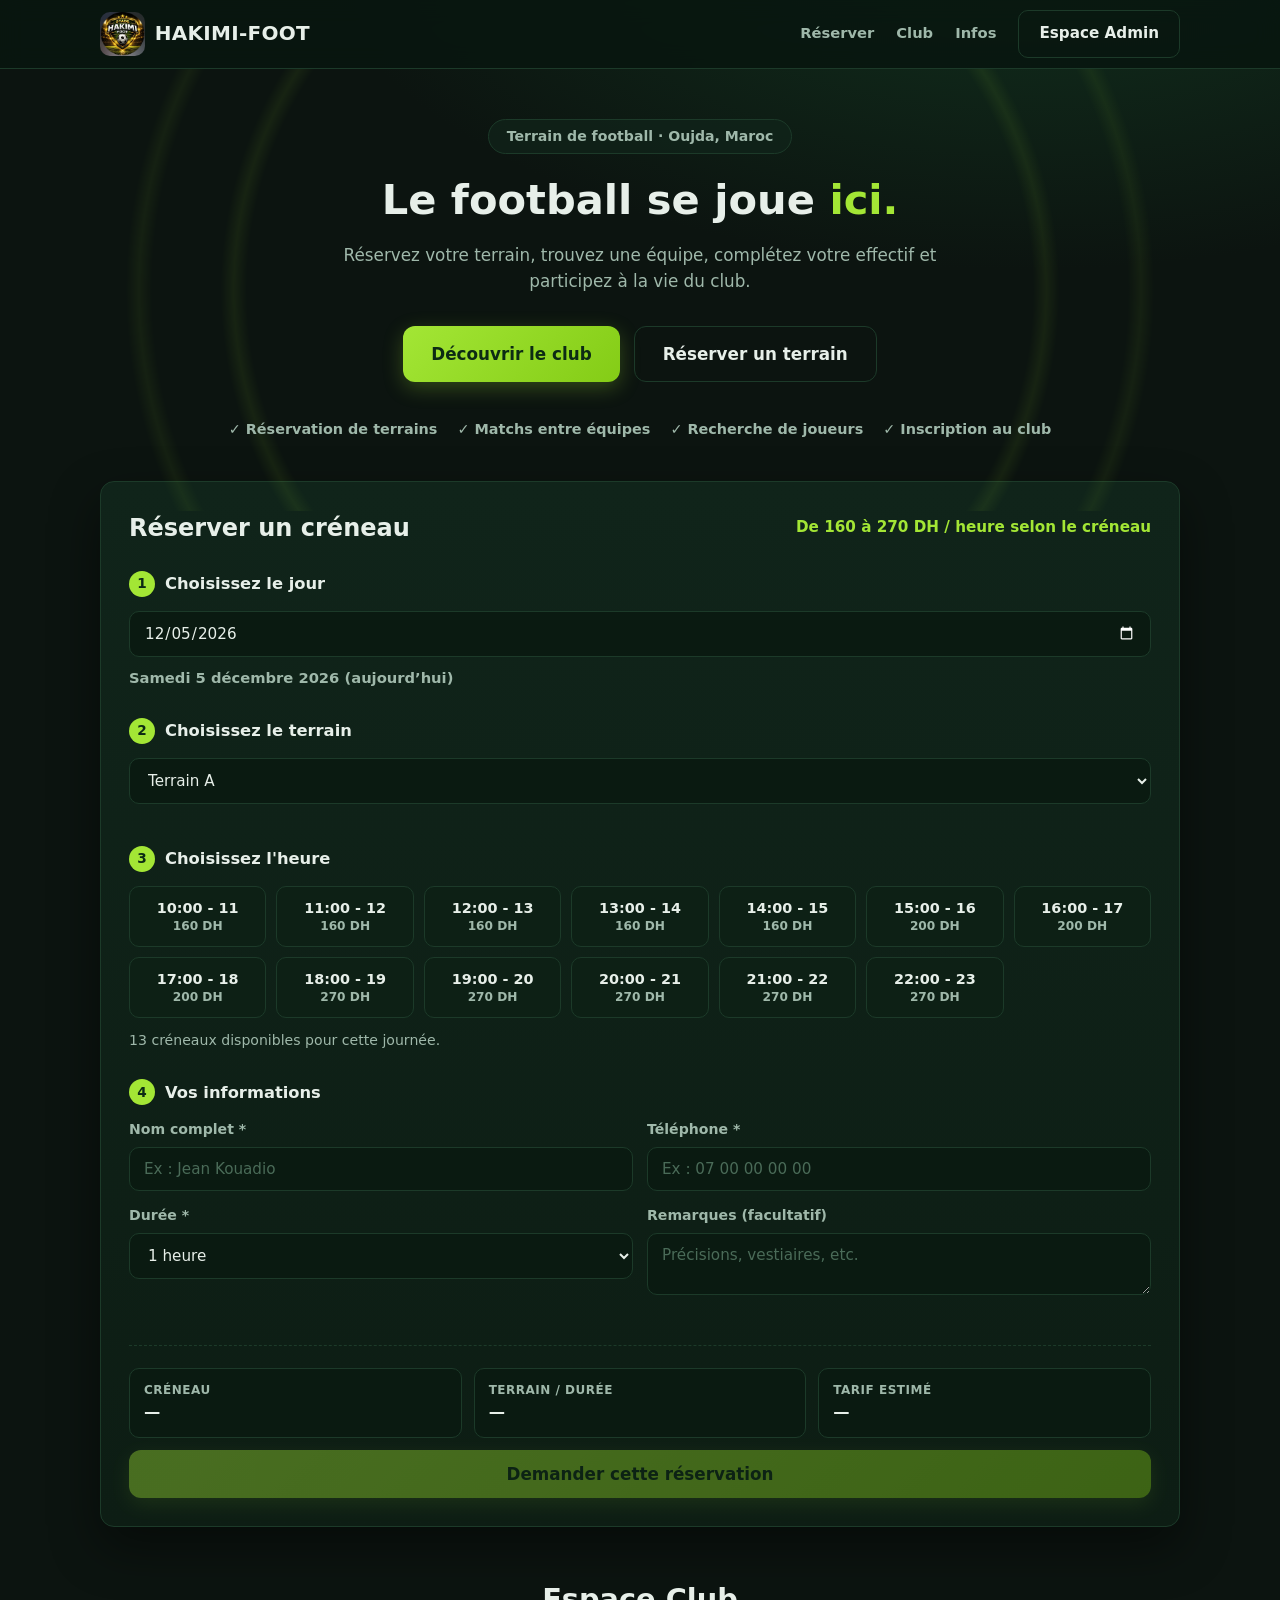
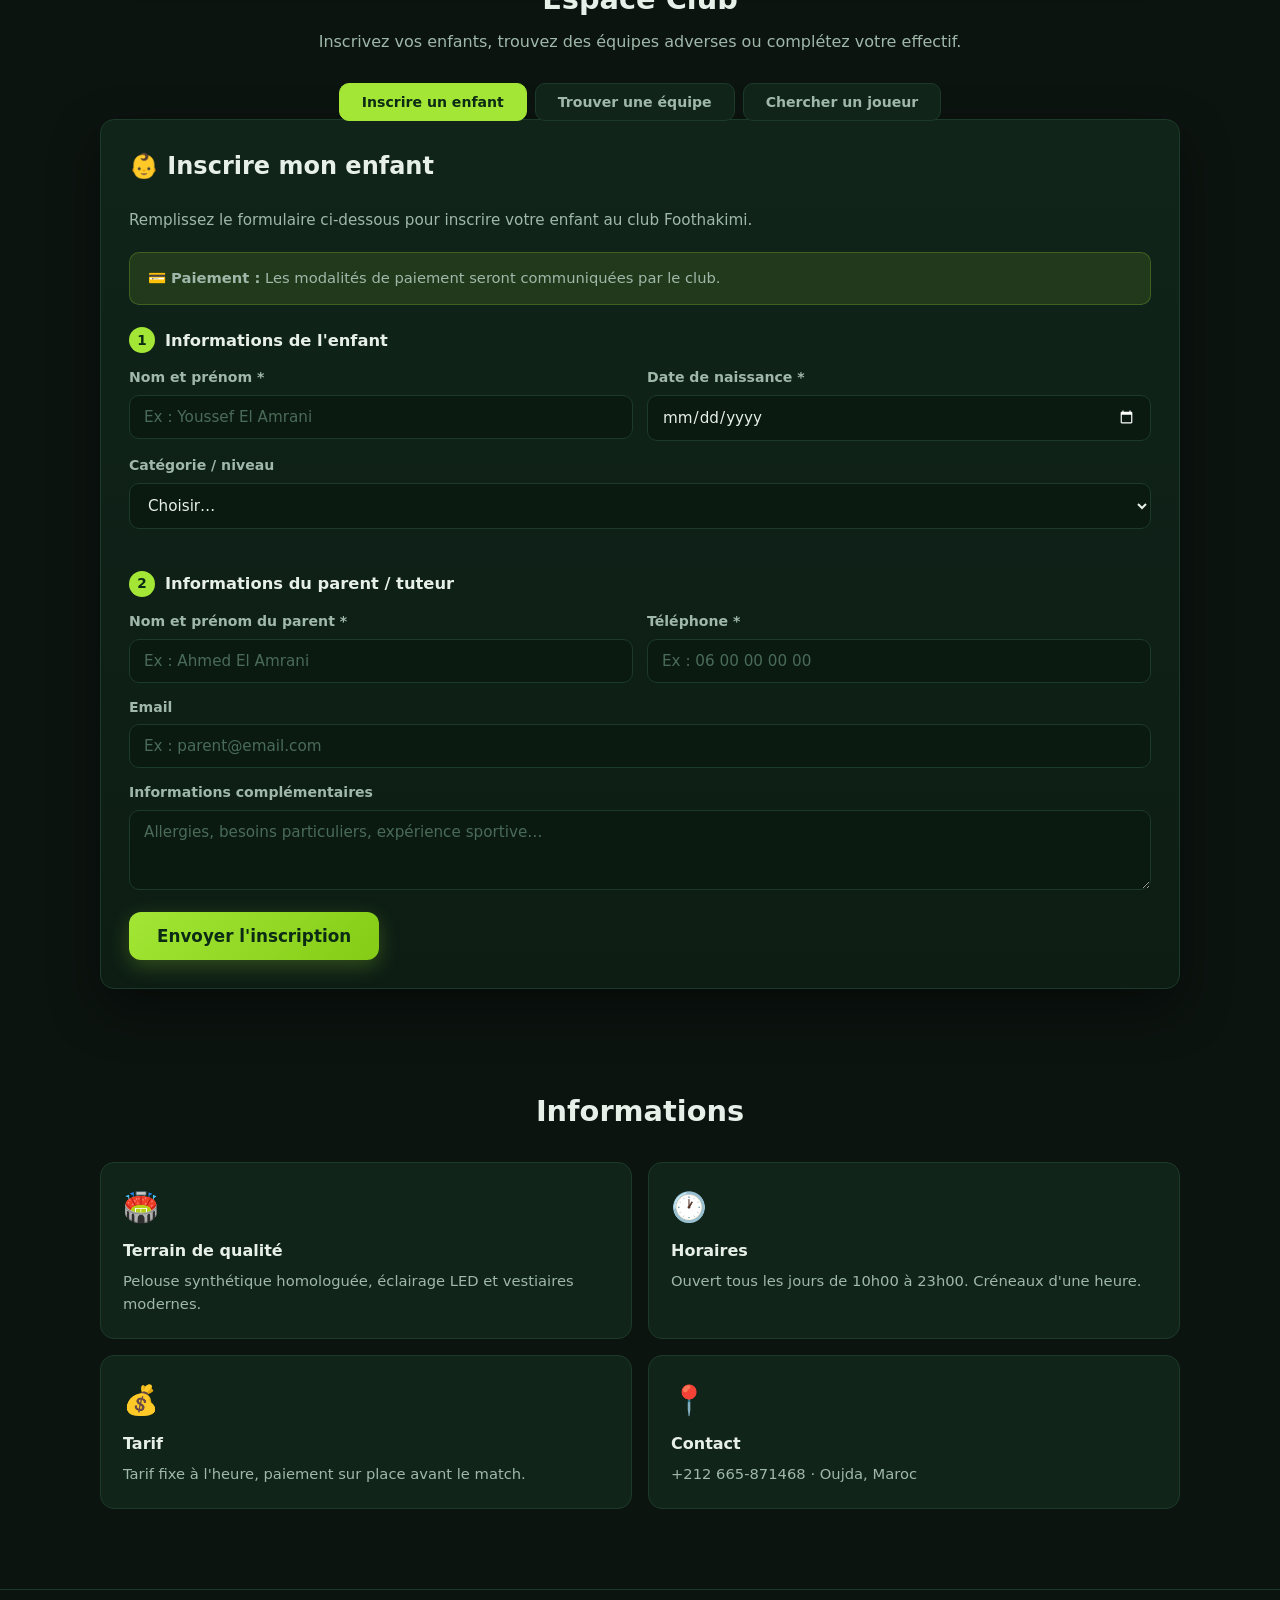
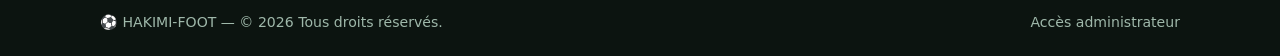
<file: Nouveau dossier (2)/public/index.html>
<!DOCTYPE html>
<html lang="fr">
<head>
  <meta charset="UTF-8">
  <meta name="viewport" content="width=device-width, initial-scale=1.0">
  <title>HAKIMI-FOOT - Réservation de terrain de foot</title>
  <link rel="icon" href="images/logo.jpg">
  <link rel="stylesheet" href="css/style.css">
</head>
<body>

  <header class="navbar">
    <div class="container nav-inner">
      <a href="index.html" class="brand"><img class="brand-logo" src="images/logo.jpg" alt="Logo Foothakimi"> HAKIMI-FOOT</a>
      <nav id="nav-menu">
        <a href="#reservation">Réserver</a>
        <a href="#club">Club</a>
        <a href="#infos">Infos</a>
        <a href="admin.html" class="btn btn-ghost">Espace Admin</a>
      </nav>
      <button class="nav-toggle" id="nav-toggle" aria-label="Menu">
        <span></span><span></span><span></span>
      </button>
    </div>
  </header>

  <section class="hero">
    <div class="hero-lines"></div>
    <div class="container hero-inner">
      <p class="hero-tag">Terrain de football · <span id="hero-address">Oujda, Maroc</span></p>
      <h1>Le football se joue <span class="accent">ici.</span></h1>
      <p class="hero-sub">Réservez votre terrain, trouvez une équipe, complétez votre effectif et participez à la vie du club.</p>
      <div class="hero-actions">
        <a href="#club" class="btn btn-primary btn-lg">Découvrir le club</a>
        <a href="#reservation" class="btn btn-ghost btn-lg">Réserver un terrain</a>
      </div>
      <div class="hero-badges">
        <span>✓ Réservation de terrains</span>
        <span>✓ Matchs entre équipes</span>
        <span>✓ Recherche de joueurs</span>
        <span>✓ Inscription au club</span>
      </div>
    </div>
  </section>

  <main class="container" id="reservation">
    <section class="booking" id="booking-card">
      <div class="booking-head">
        <h2>Réserver un créneau</h2>
        <p id="price-line" class="price-line"></p>
      </div>

      <div class="steps">
        <div class="step step-date">
          <h3><span class="step-num">1</span> Choisissez le jour</h3>
          <input type="date" id="date-input">
          <p class="date-label" id="date-label">—</p>
        </div>

        <div class="step step-terrain">
          <h3><span class="step-num">2</span> Choisissez le terrain</h3>
          <div class="form-field">
            <select id="terrain-select">
              <option value="Terrain A">Terrain A</option>
              <option value="Terrain B">Terrain B</option>
            </select>
          </div>
        </div>

        <div class="step step-time">
          <h3><span class="step-num">3</span> Choisissez l'heure</h3>
          <div class="slot-grid" id="slot-grid">
            <div class="slot-loading">Chargement des créneaux…</div>
          </div>
          <p class="slot-hint" id="slot-hint"></p>
        </div>

        <div class="step step-info">
          <h3><span class="step-num">4</span> Vos informations</h3>
          <form id="reservation-form" novalidate>
            <div class="form-row">
              <div class="form-field">
                <label for="name">Nom complet *</label>
                <input type="text" id="name" placeholder="Ex : Jean Kouadio" autocomplete="name">
              </div>
              <div class="form-field">
                <label for="phone">Téléphone *</label>
                <input type="tel" id="phone" placeholder="Ex : 07 00 00 00 00" autocomplete="tel">
              </div>
            </div>
            <div class="form-row">
              <div class="form-field">
                <label for="duration-select">Durée *</label>
                <select id="duration-select">
                  <option value="1">1 heure</option>
                  <option value="1.5">1 heure 30</option>
                  <option value="2">2 heures</option>
                </select>
              </div>
              <div class="form-field">
                <label for="notes">Remarques (facultatif)</label>
                <textarea id="notes" rows="2" placeholder="Précisions, vestiaires, etc."></textarea>
              </div>
            </div>
          </form>
        </div>
      </div>

      <div class="summary" id="summary">
        <div class="summary-detail">
          <span class="summary-label">Créneau</span>
          <span class="summary-value" id="sum-slot">—</span>
        </div>
        <div class="summary-detail">
          <span class="summary-label">Terrain / Durée</span>
          <span class="summary-value" id="sum-terrain">—</span>
        </div>
        <div class="summary-detail">
          <span class="summary-label">Tarif estimé</span>
          <span class="summary-value" id="sum-price">—</span>
        </div>
        <button class="btn btn-primary btn-lg" id="submit-btn" disabled>Demander cette réservation</button>
      </div>
    </section>

    <div class="toast" id="toast" hidden></div>
  </main>

  <div class="modal" id="success-modal" hidden>
    <div class="modal-card">
      <div class="modal-icon">📋</div>
      <h2>Vérifiez la disponibilité avec le club</h2>
      <p>Votre réservation doit être validée par le club avant d'être confirmée. Veuillez contacter le club afin de vérifier la disponibilité du créneau choisi.</p>
      <div class="modal-recap" id="res-recap"></div>
      <div class="modal-actions">
        <a id="whatsapp-btn" href="#" target="_blank" rel="noopener" class="btn btn-whatsapp btn-lg">💬 Contacter le club</a>
        <button class="btn btn-ghost btn-lg" id="modal-close">Fermer</button>
      </div>
    </div>
  </div>

  <section class="club-section container" id="club">
    <h2 class="club-title">Espace Club</h2>
    <p class="club-sub">Inscrivez vos enfants, trouvez des équipes adverses ou complétez votre effectif.</p>

    <div class="club-tabs">
      <button class="club-tab active" data-tab="tab-inscription">Inscrire un enfant</button>
      <button class="club-tab" data-tab="tab-match">Trouver une équipe</button>
      <button class="club-tab" data-tab="tab-joueur">Chercher un joueur</button>
    </div>

    <!-- ===== 1. Inscription enfant ===== -->
    <div class="club-panel active" id="tab-inscription">
      <div class="booking">
        <div class="booking-head">
          <h2>👶 Inscrire mon enfant</h2>
        </div>
        <p class="club-info-text">Remplissez le formulaire ci-dessous pour inscrire votre enfant au club Foothakimi.</p>
        <div class="club-payment-info">
          <strong>💳 Paiement :</strong> Les modalités de paiement seront communiquées par le club.
        </div>
        <form id="form-inscription" novalidate>
          <div class="steps">
            <div class="step">
              <h3><span class="step-num">1</span> Informations de l'enfant</h3>
              <div class="form-row">
                <div class="form-field">
                  <label for="insc-name">Nom et prénom *</label>
                  <input type="text" id="insc-name" placeholder="Ex : Youssef El Amrani" required>
                </div>
                <div class="form-field">
                  <label for="insc-dob">Date de naissance *</label>
                  <input type="date" id="insc-dob" required>
                </div>
              </div>
              <div class="form-field">
                <label for="insc-categorie">Catégorie / niveau</label>
                <select id="insc-categorie">
                  <option value="">Choisir…</option>
                  <option value="U6-U7">U6 - U7 (6-7 ans)</option>
                  <option value="U8-U9">U8 - U9 (8-9 ans)</option>
                  <option value="U10-U11">U10 - U11 (10-11 ans)</option>
                  <option value="U12-U13">U12 - U13 (12-13 ans)</option>
                  <option value="U14-U15">U14 - U15 (14-15 ans)</option>
                  <option value="U16-U17">U16 - U17 (16-17 ans)</option>
                  <option value="Senior">Senior (18+)</option>
                  <option value="Debutant">Débutant (tout âge)</option>
                </select>
              </div>
            </div>

            <div class="step">
              <h3><span class="step-num">2</span> Informations du parent / tuteur</h3>
              <div class="form-row">
                <div class="form-field">
                  <label for="insc-parent">Nom et prénom du parent *</label>
                  <input type="text" id="insc-parent" placeholder="Ex : Ahmed El Amrani" required>
                </div>
                <div class="form-field">
                  <label for="insc-phone">Téléphone *</label>
                  <input type="tel" id="insc-phone" placeholder="Ex : 06 00 00 00 00" required>
                </div>
              </div>
              <div class="form-field">
                <label for="insc-email">Email</label>
                <input type="email" id="insc-email" placeholder="Ex : parent@email.com">
              </div>
              <div class="form-field">
                <label for="insc-notes">Informations complémentaires</label>
                <textarea id="insc-notes" rows="3" placeholder="Allergies, besoins particuliers, expérience sportive…"></textarea>
              </div>
            </div>
          </div>
          <button type="submit" class="btn btn-primary btn-lg" id="insc-submit">Envoyer l'inscription</button>
        </form>
      </div>
    </div>

    <!-- ===== 2. Trouver une équipe adverse ===== -->
    <div class="club-panel" id="tab-match">
      <div class="booking">
        <div class="booking-head">
          <h2>⚽ Trouver une équipe adverse</h2>
        </div>
        <p class="club-info-text">Vous avez une équipe et vous cherchez un adversaire ? Envoyez votre demande et le club vous aidera à trouver une équipe disponible.</p>
        <form id="form-match" novalidate>
          <div class="steps">
            <div class="step">
              <h3><span class="step-num">1</span> Informations sur l'équipe</h3>
              <div class="form-row">
                <div class="form-field">
                  <label for="match-team">Nom de l'équipe *</label>
                  <input type="text" id="match-team" placeholder="Ex : FC Oujda" required>
                </div>
                <div class="form-field">
                  <label for="match-categorie">Catégorie / niveau *</label>
                  <select id="match-categorie" required>
                    <option value="">Choisir…</option>
                    <option value="U10-U11">U10 - U11</option>
                    <option value="U12-U13">U12 - U13</option>
                    <option value="U14-U15">U14 - U15</option>
                    <option value="U16-U17">U16 - U17</option>
                    <option value="Senior">Senior</option>
                    <option value="Mixte">Mixte / Loisir</option>
                  </select>
                </div>
              </div>
            </div>

            <div class="step">
              <h3><span class="step-num">2</span> Informations sur le match</h3>
              <div class="form-row">
                <div class="form-field">
                  <label for="match-date">Date souhaitée *</label>
                  <input type="date" id="match-date" required min="">
                </div>
                <div class="form-field">
                  <label for="match-hour">Heure souhaitée *</label>
                  <input type="time" id="match-hour" required>
                </div>
              </div>
              <div class="form-field">
                <label for="match-type">Type de match *</label>
                <select id="match-type" required>
                  <option value="">Choisir…</option>
                  <option value="Amical">Match amical</option>
                  <option value="Competition">Match de compétition</option>
                </select>
              </div>
            </div>

            <div class="step">
              <h3><span class="step-num">3</span> Contact</h3>
              <div class="form-field">
                <label for="match-contact">Numéro WhatsApp / téléphone *</label>
                <input type="tel" id="match-contact" placeholder="Ex : 06 XX XX XX XX" required>
              </div>
              <div class="form-field">
                <label for="match-notes">Informations complémentaires <span class="text-dim">(facultatif)</span></label>
                <textarea id="match-notes" rows="2" placeholder="Règles spéciales, vestiaires, arbitre…"></textarea>
              </div>
            </div>
          </div>
          <button type="submit" class="btn btn-primary btn-lg" id="match-submit">Publier ma demande</button>
        </form>
      </div>
    </div>

    <!-- ===== 3. Je cherche un joueur ===== -->
    <div class="club-panel" id="tab-joueur">
      <div class="booking">
        <div class="booking-head">
          <h2>🔎 Je cherche un joueur</h2>
        </div>
        <p class="club-info-text">Votre équipe a besoin d'un renfort ? Recherchez un joueur ou un gardien pour compléter votre équipe.</p>
        <form id="form-joueur" novalidate>
          <div class="steps">
            <div class="step">
              <h3><span class="step-num">1</span> Informations sur l'équipe</h3>
              <div class="form-row">
                <div class="form-field">
                  <label for="joueur-team">Nom de l'équipe *</label>
                  <input type="text" id="joueur-team" placeholder="Ex : FC Oujda" required>
                </div>
                <div class="form-field">
                  <label for="joueur-categorie">Catégorie / niveau *</label>
                  <select id="joueur-categorie" required>
                    <option value="">Choisir…</option>
                    <option value="U10-U11">U10 - U11</option>
                    <option value="U12-U13">U12 - U13</option>
                    <option value="U14-U15">U14 - U15</option>
                    <option value="U16-U17">U16 - U17</option>
                    <option value="Senior">Senior</option>
                    <option value="Mixte">Mixte / Loisir</option>
                  </select>
                </div>
              </div>
            </div>

            <div class="step">
              <h3><span class="step-num">2</span> Recherche</h3>
              <div class="form-row">
                <div class="form-field">
                  <label for="joueur-type">Je recherche *</label>
                  <select id="joueur-type" required>
                    <option value="">Choisir…</option>
                    <option value="Joueur">Joueur</option>
                    <option value="Gardien">Gardien</option>
                  </select>
                </div>
                <div class="form-field">
                  <label for="joueur-count">Nombre de joueurs recherchés *</label>
                  <input type="number" id="joueur-count" min="1" max="20" placeholder="Ex : 1" required>
                </div>
              </div>
            </div>

            <div class="step">
              <h3><span class="step-num">3</span> Informations sur le match</h3>
              <div class="form-row">
                <div class="form-field">
                  <label for="joueur-date">Date du match *</label>
                  <input type="date" id="joueur-date" required min="">
                </div>
                <div class="form-field">
                  <label for="joueur-hour">Heure du match *</label>
                  <input type="time" id="joueur-hour" required>
                </div>
              </div>
            </div>

            <div class="step">
              <h3><span class="step-num">4</span> Paiement</h3>
              <div class="form-field">
                <label>Le joueur doit-il payer pour participer ? *</label>
                <div class="radio-group">
                  <label class="radio-label"><input type="radio" name="joueur-payment" value="Non" checked> Non</label>
                  <label class="radio-label"><input type="radio" name="joueur-payment" value="Oui"> Oui</label>
                </div>
              </div>
              <div class="form-field hidden" id="joueur-price-field">
                <label for="joueur-price">Montant demandé (DH) *</label>
                <input type="text" id="joueur-price" placeholder="Ex : 50 DH">
              </div>
            </div>

            <div class="step">
              <h3><span class="step-num">5</span> Contact</h3>
              <div class="form-field">
                <label for="joueur-contact">Numéro WhatsApp / téléphone *</label>
                <input type="tel" id="joueur-contact" placeholder="Ex : 06 XX XX XX XX" required>
              </div>
              <div class="form-field">
                <label for="joueur-notes">Informations complémentaires <span class="text-dim">(facultatif)</span></label>
                <textarea id="joueur-notes" rows="2" placeholder="Niveau requis, entraînements…"></textarea>
              </div>
            </div>
          </div>
          <button type="submit" class="btn btn-primary btn-lg" id="joueur-submit">Publier ma recherche</button>
        </form>
      </div>
    </div>

    <div class="toast" id="club-toast" hidden></div>
  </section>

  <section class="info container" id="infos">
    <h2>Informations</h2>
    <div class="info-grid">
      <div class="info-card">
        <span class="info-emoji">🏟️</span>
        <h4>Terrain de qualité</h4>
        <p>Pelouse synthétique homologuée, éclairage LED et vestiaires modernes.</p>
      </div>
      <div class="info-card">
        <span class="info-emoji">🕐</span>
        <h4>Horaires</h4>
        <p>Ouvert tous les jours de 10h00 à 23h00. Créneaux d'une heure.</p>
      </div>
      <div class="info-card">
        <span class="info-emoji">💰</span>
        <h4>Tarif</h4>
        <p>Tarif fixe à l'heure, paiement sur place avant le match.</p>
      </div>
      <div class="info-card">
        <span class="info-emoji">📍</span>
        <h4>Contact</h4>
        <p id="contact-line"></p>
      </div>
    </div>
  </section>

  <footer class="footer">
    <div class="container footer-inner">
      <span>⚽ HAKIMI-FOOT — © <span id="year"></span> Tous droits réservés.</span>
      <a href="admin.html">Accès administrateur</a>
    </div>
  </footer>

  <script src="js/store.js"></script>
  <script src="js/main.js"></script>
</body>
</html>
</file>
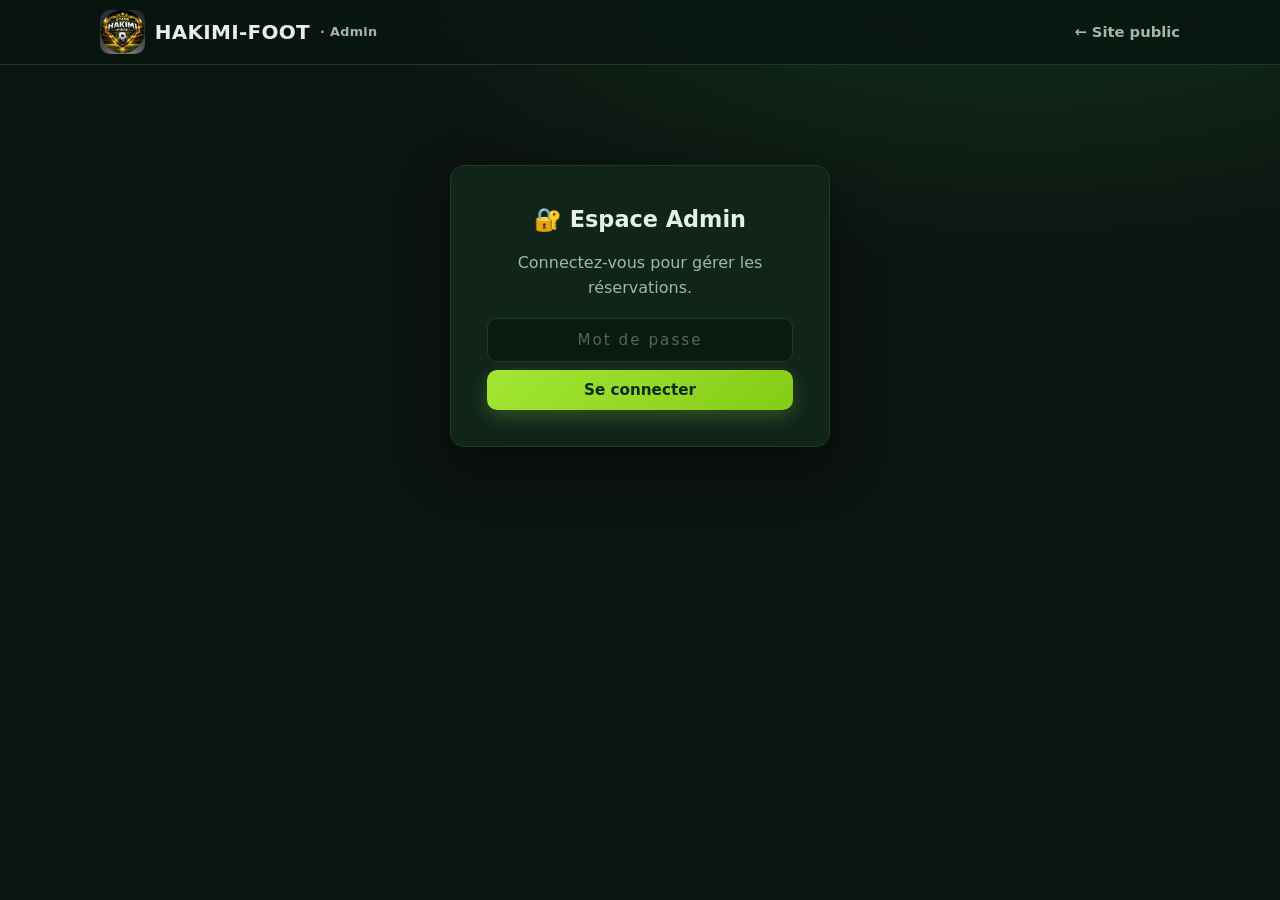
<file: Nouveau dossier (2)/public/admin.html>
<!DOCTYPE html>
<html lang="fr">
<head>
  <meta charset="UTF-8">
  <meta name="viewport" content="width=device-width, initial-scale=1.0">
  <title>HAKIMI-FOOT - Espace Admin</title>
  <link rel="icon" href="images/logo.jpg">
  <link rel="stylesheet" href="css/style.css">
</head>
<body>

  <header class="navbar">
    <div class="container nav-inner">
      <a href="index.html" class="brand"><img class="brand-logo" src="images/logo.jpg" alt="Logo Foothakimi"> HAKIMI-FOOT <span class="text-dim" style="font-size:0.8rem;font-weight:600;">· Admin</span></a>
      <nav id="nav-menu">
        <a href="index.html">← Site public</a>
        <button class="btn btn-ghost hidden" id="logout-btn">Se déconnecter</button>
      </nav>
      <button class="nav-toggle" id="nav-toggle" aria-label="Menu">
        <span></span><span></span><span></span>
      </button>
    </div>
  </header>

  <main class="container admin-main">

    <section class="admin-login" id="login-view">
      <h2>🔐 Espace Admin</h2>
      <p class="text-dim" style="margin-bottom:18px;">Connectez-vous pour gérer les réservations.</p>
      <input type="password" id="login-password" placeholder="Mot de passe" autocomplete="current-password">
      <button class="btn btn-primary" id="login-btn">Se connecter</button>

    </section>

    <section id="dashboard-view" class="hidden">
      <div class="admin-title">
        <h2>📋 Gestion du club</h2>
        <button class="btn btn-primary" id="export-btn">⬇ Exporter PDF</button>
      </div>

      <div class="stats-grid" id="stats-grid"></div>

      <div class="admin-tabs" id="admin-tabs">
        <button class="admin-tab active" data-tab="tab-reservations">Réservations terrain</button>
        <button class="admin-tab" data-tab="tab-inscriptions">Inscriptions enfants</button>
        <button class="admin-tab" data-tab="tab-matchs">Demandes de match</button>
        <button class="admin-tab" data-tab="tab-joueurs">Recherche joueurs</button>
      </div>

      <!-- Réservations terrain -->
      <div class="admin-panel active" id="tab-reservations">
        <div class="admin-tools">
          <input type="date" id="filter-date" title="Filtrer par date">
          <select id="filter-status" title="Filtrer par statut">
            <option value="">Tous les statuts</option>
            <option value="pending">En attente</option>
            <option value="confirmed">Confirmée</option>
            <option value="rejected">Refusée</option>
          </select>
          <input type="text" id="search-input" class="search" placeholder="Rechercher par nom ou téléphone…">
          <button class="btn btn-ghost" id="clear-filter-btn">Effacer les filtres</button>
        </div>
        <div class="table-wrap">
          <table>
            <thead>
              <tr>
                <th>Code</th>
                <th>Statut</th>
                <th>Date</th>
                <th>Heure</th>
                <th>Terrain</th>
                <th>Durée</th>
                <th>Nom</th>
                <th>Téléphone</th>
                <th>Tarif</th>
                <th>Remarques</th>
                <th>Créé le</th>
                <th>Action</th>
              </tr>
            </thead>
            <tbody id="res-tbody"></tbody>
          </table>
        </div>
      </div>

      <!-- Inscriptions enfants -->
      <div class="admin-panel" id="tab-inscriptions">
        <div class="table-wrap">
          <table>
            <thead>
              <tr>
                <th>Code</th>
                <th>Enfant</th>
                <th>Date naissance</th>
                <th>Catégorie</th>
                <th>Parent</th>
                <th>Téléphone</th>
                <th>Email</th>
                <th>Notes</th>
                <th>Créé le</th>
                <th>Action</th>
              </tr>
            </thead>
            <tbody id="insc-tbody"></tbody>
          </table>
        </div>
      </div>

      <!-- Demandes de match -->
      <div class="admin-panel" id="tab-matchs">
        <div class="table-wrap">
          <table>
            <thead>
              <tr>
                <th>Code</th>
                <th>Équipe</th>
                <th>Catégorie</th>
                <th>Date</th>
                <th>Heure</th>
                <th>Type</th>
                <th>Contact</th>
                <th>Notes</th>
                <th>Créé le</th>
                <th>Action</th>
              </tr>
            </thead>
            <tbody id="match-tbody"></tbody>
          </table>
        </div>
      </div>

      <!-- Recherche joueurs -->
      <div class="admin-panel" id="tab-joueurs">
        <div class="table-wrap">
          <table>
            <thead>
              <tr>
                <th>Code</th>
                <th>Équipe</th>
                <th>Catégorie</th>
                <th>Recherche</th>
                <th>Nombre</th>
                <th>Date</th>
                <th>Heure</th>
                <th>Paiement</th>
                <th>Montant</th>
                <th>Contact</th>
                <th>Notes</th>
                <th>Créé le</th>
                <th>Action</th>
              </tr>
            </thead>
            <tbody id="joueur-tbody"></tbody>
          </table>
        </div>
      </div>
    </section>
  </main>

  <div class="toast" id="toast" hidden></div>

  <script src="js/store.js"></script>
  <script src="js/admin.js"></script>
</body>
</html>
</file>
<file: Nouveau dossier (2)/public/css/style.css>
:root {
  --green-900: #0b2a1a;
  --green-800: #0f3d24;
  --green-700: #14532d;
  --green-600: #166534;
  --lime: #a3e635;
  --lime-dark: #84cc16;
  --lime-dim: rgba(163, 230, 53, 0.12);
  --gold: #fbbf24;
  --dark: #0c1410;
  --text: #e7efe9;
  --text-dim: #9fb8aa;
  --card: #10241a;
  --card-border: #1c3a29;
  --danger: #ef4444;
  --radius: 14px;
  --radius-sm: 10px;
  --shadow: 0 20px 50px rgba(0, 0, 0, 0.45);
  --shadow-sm: 0 4px 16px rgba(0, 0, 0, 0.3);
}

*, *::before, *::after { box-sizing: border-box; margin: 0; padding: 0; }

html { scroll-behavior: smooth; overflow-x: hidden; }

body {
  font-family: "Segoe UI", system-ui, -apple-system, Roboto, Arial, sans-serif;
  background: var(--dark);
  background-image: radial-gradient(ellipse 1200px 600px at 80% -10%, #12331f 0%, transparent 60%);
  background-attachment: fixed;
  color: var(--text);
  min-height: 100vh;
  line-height: 1.55;
  -webkit-font-smoothing: antialiased;
  overflow-x: hidden;
}

img { max-width: 100%; height: auto; }

.container { width: min(1080px, 92%); margin: 0 auto; }

a { color: inherit; text-decoration: none; }

/* ---------- Navbar ---------- */
.navbar {
  position: sticky; top: 0; z-index: 50;
  background: rgba(9, 22, 15, 0.88);
  backdrop-filter: blur(12px);
  -webkit-backdrop-filter: blur(12px);
  border-bottom: 1px solid var(--card-border);
}
.nav-inner { display: flex; align-items: center; justify-content: space-between; padding: 10px 0; gap: 16px; }
.brand { font-size: 1.25rem; font-weight: 800; letter-spacing: 0.3px; display: flex; align-items: center; gap: 10px; flex-shrink: 0; }
.brand-logo { height: 44px; width: auto; border-radius: var(--radius-sm); object-fit: cover; }

/* ---------- Nav ---------- */
#nav-menu { display: flex; align-items: center; gap: 22px; font-weight: 600; }
#nav-menu > a:not(.btn) { color: var(--text-dim); transition: color 0.2s; padding: 4px 0; font-size: 0.92rem; }
#nav-menu > a:not(.btn):hover { color: var(--lime); }

/* ---------- Hamburger ---------- */
.nav-toggle {
  display: none; flex-direction: column; gap: 5px; cursor: pointer;
  background: none; border: none; padding: 8px; z-index: 51;
  -webkit-tap-highlight-color: transparent;
}
.nav-toggle span {
  display: block; width: 24px; height: 2.5px; background: var(--text);
  border-radius: 2px; transition: transform 0.3s, opacity 0.3s;
}
.nav-toggle.open span:nth-child(1) { transform: translateY(7.5px) rotate(45deg); }
.nav-toggle.open span:nth-child(2) { opacity: 0; }
.nav-toggle.open span:nth-child(3) { transform: translateY(-7.5px) rotate(-45deg); }

/* ---------- Buttons ---------- */
.btn {
  display: inline-flex; align-items: center; justify-content: center; gap: 8px;
  border: none; cursor: pointer; font-family: inherit;
  font-weight: 700; font-size: 0.95rem;
  padding: 11px 20px; border-radius: var(--radius-sm);
  transition: transform 0.15s, box-shadow 0.2s, background 0.2s, border-color 0.2s;
  -webkit-tap-highlight-color: transparent;
}
.btn:disabled { opacity: 0.4; cursor: not-allowed; transform: none !important; }
.btn-primary {
  background: linear-gradient(135deg, var(--lime), var(--lime-dark)); color: #0c2b14;
  box-shadow: 0 6px 20px rgba(163, 230, 53, 0.25);
}
.btn-primary:not(:disabled):hover { transform: translateY(-2px); box-shadow: 0 10px 28px rgba(163, 230, 53, 0.35); }
.btn-primary:not(:disabled):active { transform: translateY(0); }
.btn-ghost { border: 1px solid var(--card-border); color: var(--text); background: transparent; }
.btn-ghost:hover { border-color: var(--lime); color: var(--lime); background: var(--lime-dim); }
.btn-danger { background: rgba(239, 68, 68, 0.12); color: #f87171; border: 1px solid rgba(239, 68, 68, 0.35); }
.btn-danger:hover { background: rgba(239, 68, 68, 0.25); border-color: rgba(239, 68, 68, 0.6); }
.btn-lg { padding: 14px 28px; font-size: 1.05rem; border-radius: 12px; }
.btn-sm { padding: 6px 14px; font-size: 0.82rem; }
.btn-confirm {
  background: rgba(34, 197, 94, 0.15); color: #4ade80; border: 1px solid rgba(34, 197, 94, 0.4);
}
.btn-confirm:hover { background: rgba(34, 197, 94, 0.3); border-color: rgba(34, 197, 94, 0.7); }
.btn-whatsapp {
  background: #25D366; color: #fff;
  box-shadow: 0 6px 20px rgba(37, 211, 102, 0.3);
}
.btn-whatsapp:hover { transform: translateY(-2px); box-shadow: 0 10px 28px rgba(37, 211, 102, 0.4); background: #20bd5a; }

/* ---------- Hero ---------- */
.hero { position: relative; overflow: hidden; padding: clamp(40px, 8vw, 80px) 0 clamp(50px, 10vw, 100px); }
.hero-lines {
  position: absolute; inset: 0; opacity: 0.12; pointer-events: none;
  background:
    radial-gradient(circle at 50% 50%, transparent 58%, rgba(163, 230, 53, 0.6) 60%, transparent 62%),
    radial-gradient(circle at 50% 50%, transparent 72%, rgba(163, 230, 53, 0.5) 74%, transparent 76%);
}
.hero-inner { position: relative; text-align: center; }
.hero-tag {
  display: inline-block; padding: 6px 18px; border: 1px solid var(--card-border);
  border-radius: 999px; color: var(--text-dim); font-size: clamp(0.78rem, 2.2vw, 0.88rem); font-weight: 600; margin-bottom: 22px;
  background: rgba(16, 36, 26, 0.7);
}
.hero h1 { font-size: clamp(1.8rem, 5vw, 3.2rem); line-height: 1.15; font-weight: 800; max-width: 750px; margin: 0 auto 18px; }
.hero .accent { color: var(--lime); }
.hero-sub { color: var(--text-dim); font-size: clamp(0.92rem, 2.5vw, 1.05rem); max-width: 600px; margin: 0 auto 32px; }
.hero-actions { display: flex; gap: 14px; justify-content: center; flex-wrap: wrap; }
.hero-badges { display: flex; flex-wrap: wrap; justify-content: center; gap: clamp(10px, 3vw, 20px); margin-top: 36px; color: var(--text-dim); font-weight: 600; font-size: clamp(0.8rem, 2.2vw, 0.9rem); }

/* ---------- Section separator ---------- */
.section-sep {
  border: none; border-top: 1px solid var(--card-border);
  margin: clamp(30px, 5vw, 60px) auto; width: min(800px, 92%);
}

/* ---------- Booking card ---------- */
.booking {
  background: linear-gradient(180deg, var(--card) 0%, #0d1d14 100%);
  border: 1px solid var(--card-border);
  border-radius: var(--radius);
  box-shadow: var(--shadow);
  padding: clamp(16px, 4vw, 40px);
  margin-top: -30px;
  transition: box-shadow 0.3s;
}
.booking:hover { box-shadow: 0 24px 60px rgba(0, 0, 0, 0.5); }
.booking-head { display: flex; align-items: center; justify-content: space-between; flex-wrap: wrap; gap: 12px; margin-bottom: 24px; }
.booking-head h2 { font-size: clamp(1.15rem, 3.5vw, 1.5rem); font-weight: 800; }
.price-line { color: var(--lime); font-weight: 700; font-size: 0.95rem; }

.steps { display: grid; gap: 28px; }
.step h3 { display: flex; align-items: center; gap: 10px; font-size: clamp(0.92rem, 2.5vw, 1.02rem); margin-bottom: 14px; color: var(--text); }
.step-num {
  width: 26px; height: 26px; flex: none; display: inline-flex; align-items: center; justify-content: center;
  background: var(--lime); color: #0c2b14; border-radius: 50%; font-size: 0.85rem; font-weight: 800;
}

/* ---------- Form inputs ---------- */
input[type="date"], input[type="time"], input[type="text"], input[type="tel"], input[type="email"], input[type="password"], input[type="number"], textarea {
  width: 100%; background: #0a1a11; color: var(--text);
  border: 1px solid var(--card-border); border-radius: var(--radius-sm);
  padding: 12px 14px; font-family: inherit; font-size: 0.95rem; outline: none;
  transition: border-color 0.2s, box-shadow 0.2s;
}
input:focus, textarea:focus { border-color: var(--lime); box-shadow: 0 0 0 3px rgba(163, 230, 53, 0.12); }
input[type="date"] { color-scheme: dark; }
input::placeholder, textarea::placeholder { color: #4a6b58; }
.date-label { margin-top: 10px; color: var(--text-dim); font-weight: 600; font-size: 0.92rem; }

/* ---------- Slots ---------- */
.slot-grid { display: grid; grid-template-columns: repeat(auto-fill, minmax(130px, 1fr)); gap: 10px; }
.slot {
  border: 1px solid var(--card-border); background: #0d2015; color: var(--text);
  border-radius: var(--radius-sm); padding: 13px 10px; cursor: pointer; font-family: inherit;
  font-weight: 700; font-size: 0.9rem; text-align: center; transition: all 0.18s;
  -webkit-tap-highlight-color: transparent;
}
.slot:hover:not(:disabled) { border-color: var(--lime); transform: translateY(-2px); box-shadow: 0 4px 14px rgba(163, 230, 53, 0.15); }
.slot .slot-sub { display: block; font-weight: 600; font-size: 0.76rem; color: var(--text-dim); margin-top: 3px; }
.slot.selected { background: var(--lime); color: #0c2b14; border-color: var(--lime); box-shadow: 0 6px 18px rgba(163, 230, 53, 0.3); }
.slot.selected .slot-sub { color: #27431a; }
.slot:disabled { opacity: 0.35; cursor: not-allowed; transform: none !important; }
.slot.reserved { opacity: 0.5; cursor: not-allowed; background: repeating-linear-gradient(45deg, #131f17 0 8px, #152319 8px 16px); color: #7c8f84; }
.slot.past { opacity: 0.25; }
.slot-loading { grid-column: 1 / -1; color: var(--text-dim); text-align: center; padding: 20px; }
.slot-hint { margin-top: 12px; color: var(--text-dim); font-size: 0.88rem; }

/* ---------- Forms ---------- */
.form-row { display: grid; grid-template-columns: 1fr 1fr; gap: 14px; }
.form-field { margin-bottom: 14px; }
.form-field label { display: block; font-weight: 600; font-size: 0.88rem; margin-bottom: 6px; color: var(--text-dim); }

/* ---------- Summary ---------- */
.summary {
  margin-top: 28px; border-top: 1px dashed var(--card-border); padding-top: 22px;
  display: grid; grid-template-columns: repeat(3, 1fr); gap: 12px; align-items: center;
}
.summary-detail { background: #0a1a11; border: 1px solid var(--card-border); border-radius: var(--radius-sm); padding: 12px 14px; }
.summary-label { display: block; font-size: 0.75rem; color: var(--text-dim); text-transform: uppercase; letter-spacing: 0.5px; font-weight: 700; }
.summary-value { font-weight: 800; font-size: 1.02rem; }
.summary .btn { grid-column: 1 / -1; }

/* ---------- Toast ---------- */
.toast {
  position: fixed; bottom: 24px; left: 50%; transform: translateX(-50%);
  background: #2a1a1a; color: #fca5a5; border: 1px solid rgba(239, 68, 68, 0.45);
  padding: 12px 22px; border-radius: var(--radius-sm); font-weight: 600; z-index: 90;
  box-shadow: var(--shadow-sm); max-width: 90%; font-size: 0.92rem;
  animation: toastIn 0.25s ease-out;
  line-height: 1.5;
}
.toast.ok { background: #112a17; color: var(--lime); border-color: rgba(163, 230, 53, 0.4); }
.toast .btn { margin-top: 4px; }

@keyframes toastIn {
  from { opacity: 0; transform: translateX(-50%) translateY(12px); }
  to { opacity: 1; transform: translateX(-50%) translateY(0); }
}

/* ---------- Modal ---------- */
.modal {
  position: fixed; inset: 0; background: rgba(4, 10, 7, 0.82); backdrop-filter: blur(6px);
  -webkit-backdrop-filter: blur(6px);
  display: flex; align-items: center; justify-content: center; z-index: 100; padding: 20px;
}
.modal[hidden] { display: none; }
.modal-card {
  background: linear-gradient(180deg, var(--card), #0d1d14);
  border: 1px solid var(--card-border); border-radius: var(--radius);
  max-width: 440px; width: 100%; padding: 36px; text-align: center; box-shadow: var(--shadow);
  animation: modalIn 0.3s ease-out;
}
.modal-icon { font-size: 3rem; }
.modal-card h2 { margin: 10px 0 8px; font-size: 1.4rem; }
.modal-card p { color: var(--text-dim); margin-bottom: 18px; font-size: 0.95rem; }
.res-code {
  font-size: 1.6rem; font-weight: 800; letter-spacing: 2px; color: var(--lime);
  background: #0a1a11; border: 1px dashed var(--lime); border-radius: 12px;
  padding: 16px; margin-bottom: 14px; word-break: break-all;
}
.modal-recap { font-size: 0.92rem; }
.modal-recap-grid {
  text-align: left; background: #0a1a11; border: 1px solid var(--card-border);
  border-radius: var(--radius-sm); padding: 16px; margin-bottom: 20px;
  display: grid; gap: 8px; font-size: 0.92rem;
}
.modal-recap-grid strong { color: var(--text-dim); }
.modal-actions { display: flex; flex-direction: column; gap: 10px; }

/* ---------- Badges ---------- */
.badge {
  display: inline-block; padding: 3px 10px; border-radius: 999px;
  font-size: 0.75rem; font-weight: 700; white-space: nowrap;
}
.badge-pending { background: rgba(251, 191, 36, 0.15); color: #fbbf24; border: 1px solid rgba(251, 191, 36, 0.35); }
.badge-confirmed { background: rgba(34, 197, 94, 0.15); color: #4ade80; border: 1px solid rgba(34, 197, 94, 0.35); }
.badge-rejected { background: rgba(239, 68, 68, 0.15); color: #f87171; border: 1px solid rgba(239, 68, 68, 0.35); }

@keyframes modalIn {
  from { opacity: 0; transform: scale(0.95); }
  to { opacity: 1; transform: scale(1); }
}

/* ---------- Info section ---------- */
.info { padding: 70px 0 30px; }
.info h2 { text-align: center; font-size: clamp(1.3rem, 4vw, 1.8rem); margin-bottom: 28px; }
.info-grid { display: grid; grid-template-columns: repeat(auto-fit, minmax(220px, 1fr)); gap: 16px; }
.info-card {
  background: var(--card); border: 1px solid var(--card-border); border-radius: var(--radius);
  padding: 22px; transition: transform 0.2s, border-color 0.2s, box-shadow 0.2s;
}
.info-card:hover { transform: translateY(-4px); border-color: var(--lime); box-shadow: 0 8px 24px rgba(0,0,0,0.3); }
.info-emoji { font-size: 1.8rem; }
.info-card h4 { margin: 10px 0 6px; font-size: 1rem; }
.info-card p { color: var(--text-dim); font-size: 0.92rem; }

/* ---------- Footer ---------- */
.footer { border-top: 1px solid var(--card-border); margin-top: 50px; padding: 22px 0; }
.footer-inner { display: flex; justify-content: space-between; align-items: center; flex-wrap: wrap; gap: 10px; color: var(--text-dim); font-size: 0.88rem; }
.footer a { transition: color 0.2s; }
.footer a:hover { color: var(--lime); }

/* ---------- Club Section ---------- */
.club-section { padding: 50px 0 30px; }
.club-title { text-align: center; font-size: clamp(1.3rem, 4vw, 1.8rem); margin-bottom: 8px; }
.club-sub { text-align: center; color: var(--text-dim); font-size: clamp(0.88rem, 2.4vw, 1rem); margin-bottom: 28px; padding: 0 8px; }

.club-tabs { display: flex; gap: 8px; justify-content: center; flex-wrap: wrap; margin-bottom: 28px; }
.club-tab {
  padding: 10px 22px; border-radius: var(--radius-sm); border: 1px solid var(--card-border);
  background: var(--card); color: var(--text-dim); font-family: inherit;
  font-weight: 700; font-size: 0.88rem; cursor: pointer; transition: all 0.2s;
  -webkit-tap-highlight-color: transparent;
}
.club-tab:hover { border-color: var(--lime); color: var(--lime); background: var(--lime-dim); }
.club-tab.active { background: var(--lime); color: #0c2b14; border-color: var(--lime); }

.club-panel { display: none; }
.club-panel.active { display: block; animation: fadeIn 0.25s ease-out; }

.club-info-text { color: var(--text-dim); margin-bottom: 20px; font-size: 0.95rem; }

.club-payment-info {
  background: var(--lime-dim); border: 1px solid rgba(163, 230, 53, 0.22);
  border-radius: var(--radius-sm); padding: 14px 18px; margin-bottom: 22px; color: var(--text-dim); font-size: 0.92rem;
}

.radio-group { display: flex; gap: 18px; flex-wrap: wrap; margin-top: 6px; }
.radio-label {
  display: flex; align-items: center; gap: 6px; cursor: pointer; font-weight: 600; font-size: 0.92rem;
}
.radio-label input[type="radio"] { accent-color: var(--lime); width: 18px; height: 18px; }

select {
  width: 100%; background: #0a1a11; color: var(--text);
  border: 1px solid var(--card-border); border-radius: var(--radius-sm);
  padding: 12px 14px; font-family: inherit; font-size: 0.95rem; outline: none;
  transition: border-color 0.2s, box-shadow 0.2s; appearance: auto;
}
select:focus { border-color: var(--lime); box-shadow: 0 0 0 3px rgba(163, 230, 53, 0.12); }

@keyframes fadeIn {
  from { opacity: 0; transform: translateY(8px); }
  to { opacity: 1; transform: translateY(0); }
}

/* ---------- Admin ---------- */
.admin-main { padding: 40px 0 60px; }
.admin-title { display: flex; align-items: center; justify-content: space-between; flex-wrap: wrap; gap: 14px; margin-bottom: 24px; }
.admin-title h2 { font-size: 1.6rem; }
.admin-tools { display: flex; flex-wrap: wrap; gap: 10px; align-items: center; margin-bottom: 20px; }
.admin-tools input[type="date"] { width: auto; }
.admin-tools .search { flex: 1; min-width: 200px; }

.admin-tabs { display: flex; gap: 6px; flex-wrap: wrap; margin-bottom: 22px; }
.admin-tab {
  padding: 9px 18px; border-radius: var(--radius-sm); border: 1px solid var(--card-border);
  background: var(--card); color: var(--text-dim); font-family: inherit;
  font-weight: 700; font-size: 0.85rem; cursor: pointer; transition: all 0.2s;
  -webkit-tap-highlight-color: transparent;
}
.admin-tab:hover { border-color: var(--lime); color: var(--lime); }
.admin-tab.active { background: var(--lime); color: #0c2b14; border-color: var(--lime); }

.admin-panel { display: none; }
.admin-panel.active { display: block; }

.stats-grid { display: grid; grid-template-columns: repeat(auto-fit, minmax(150px, 1fr)); gap: 12px; margin-bottom: 24px; }
.stat-card {
  background: var(--card); border: 1px solid var(--card-border); border-radius: 12px; padding: 16px;
  transition: border-color 0.2s;
}
.stat-card:hover { border-color: var(--lime); }
.stat-num { font-size: 1.7rem; font-weight: 800; color: var(--lime); }
.stat-label { color: var(--text-dim); font-size: 0.82rem; font-weight: 600; margin-top: 4px; }

.table-wrap { overflow-x: auto; background: var(--card); border: 1px solid var(--card-border); border-radius: 12px; -webkit-overflow-scrolling: touch; }
table { width: 100%; border-collapse: collapse; font-size: 0.88rem; }
th, td { text-align: left; padding: 11px 14px; border-bottom: 1px solid var(--card-border); white-space: nowrap; }
th { color: var(--text-dim); font-weight: 700; text-transform: uppercase; font-size: 0.72rem; letter-spacing: 0.5px; background: #0a1a11; position: sticky; top: 0; }
tr:hover td { background: rgba(163, 230, 53, 0.04); }
td.notes-cell { white-space: normal; max-width: 200px; color: var(--text-dim); }
.empty-state { text-align: center; padding: 32px; color: var(--text-dim); }

.admin-login {
  max-width: 380px; margin: 60px auto; background: var(--card); border: 1px solid var(--card-border);
  border-radius: var(--radius); padding: 36px; box-shadow: var(--shadow); text-align: center;
}
.admin-login h2 { margin-bottom: 14px; font-size: 1.4rem; }
.admin-login .btn { width: 100%; margin-top: 8px; }
.admin-login input { text-align: center; letter-spacing: 2px; }

.hidden { display: none !important; }
.text-dim { color: var(--text-dim); }

/* ================================================================
   RESPONSIVE
   Breakpoints:
     max-width: 767px  → smartphone (hamburger)
     768px+            → desktop (inline nav)
   ================================================================ */

/* ---------- SMARTPHONE (max 767px) ---------- */
@media (max-width: 767px) {

  /* --- Prevent any overflow --- */
  html, body { overflow-x: hidden; max-width: 100vw; }
  .navbar { max-width: 100%; }
  .container { width: 92%; max-width: 100%; }
  .hero, .booking, .club-section, .info, .footer, .admin-main { max-width: 100vw; overflow: hidden; }
  .hero-inner, .booking, .club-section, .info, .footer-inner, .admin-main { max-width: 100%; }
  img, video, iframe { max-width: 100%; }

  /* --- Hamburger visible, nav hidden behind it --- */
  .nav-toggle { display: flex; }
  #nav-menu {
    position: fixed; top: 0; right: -100%; width: min(300px, 80vw); height: 100vh;
    background: rgba(9, 22, 15, 0.97); backdrop-filter: blur(16px); -webkit-backdrop-filter: blur(16px);
    flex-direction: column; align-items: stretch; justify-content: flex-start;
    padding: 80px 28px 32px; gap: 0; z-index: 100;
    transition: right 0.32s cubic-bezier(0.4, 0, 0.2, 1);
    box-shadow: -8px 0 32px rgba(0,0,0,0.5);
    border-left: 1px solid var(--card-border);
  }
  #nav-menu.open { right: 0; }
  #nav-menu::before {
    content: ''; display: none; position: fixed; inset: 0;
    background: rgba(0,0,0,0.5); z-index: -1;
  }
  #nav-menu.open::before { display: block; }
  #nav-menu > a:not(.btn) {
    display: block; padding: 14px 0; font-size: 1.05rem;
    border-bottom: 1px solid var(--card-border); color: var(--text);
  }
  #nav-menu > a:not(.btn):hover { color: var(--lime); }
  #nav-menu > .btn {
    margin-top: 16px; text-align: center; padding: 14px 20px;
  }

  /* --- Brand --- */
  .brand { font-size: 1.15rem; }
  .brand-logo { height: 44px; }

  /* --- Hero --- */
  .hero { padding: 36px 0 48px; overflow: hidden; }
  .hero h1 { font-size: clamp(1.6rem, 7vw, 2.2rem); margin-bottom: 14px; word-wrap: break-word; }
  .hero-sub { font-size: 0.92rem; margin-bottom: 24px; padding: 0 4px; }
  .hero-actions { flex-direction: column; align-items: center; gap: 12px; }
  .hero-actions .btn { width: 100%; max-width: 300px; }
  .hero-badges { flex-direction: column; gap: 8px; align-items: center; font-size: 0.82rem; }

  /* --- Booking --- */
  .booking { margin-top: -16px; padding: 16px; }
  .booking-head { flex-direction: column; align-items: flex-start; gap: 6px; }
  .booking-head h2 { font-size: 1.15rem; }

  /* --- Steps / forms --- */
  .steps { gap: 22px; }
  .form-row { grid-template-columns: 1fr; gap: 0; }
  .form-field { margin-bottom: 16px; }
  .form-field label { font-size: 0.84rem; }

  /* --- Slots --- */
  .slot-grid { grid-template-columns: repeat(auto-fill, minmax(100px, 1fr)); gap: 8px; }
  .slot { padding: 11px 6px; font-size: 0.84rem; }
  .slot .slot-sub { font-size: 0.72rem; }

  /* --- Summary --- */
  .summary { grid-template-columns: 1fr; gap: 10px; }
  .summary .btn { grid-column: auto; }
  .summary-value { font-size: 0.95rem; }

  /* --- Modal --- */
  .modal { padding: 12px; align-items: flex-end; }
  .modal-card { padding: 24px 18px; max-width: 100%; border-radius: var(--radius) var(--radius) 0 0; max-height: 85vh; overflow-y: auto; }
  .modal-card h2 { font-size: 1.2rem; }
  .modal-card p { font-size: 0.88rem; }
  .res-code { font-size: 1.2rem; padding: 12px; }
  .modal-recap-grid { padding: 12px; font-size: 0.85rem; }
  .modal-actions .btn { width: 100%; padding: 14px; }

  /* --- Toast --- */
  .toast { max-width: 92%; font-size: 0.85rem; padding: 10px 16px; bottom: 16px; }

  /* --- Info --- */
  .info { padding: 40px 0 20px; }
  .info-grid { grid-template-columns: 1fr; gap: 12px; }
  .info-card { padding: 18px; }

  /* --- Club section --- */
  .club-section { padding: 32px 0 20px; }
  .club-tabs { gap: 6px; }
  .club-tab { padding: 9px 14px; font-size: 0.82rem; }

  /* --- Footer --- */
  .footer { margin-top: 32px; padding: 18px 0; }
  .footer-inner { flex-direction: column; text-align: center; gap: 8px; font-size: 0.82rem; }

  /* --- Admin --- */
  .admin-main { padding: 24px 0 40px; }
  .admin-title { flex-direction: column; align-items: flex-start; }
  .admin-title h2 { font-size: 1.25rem; }
  .admin-title .btn { width: 100%; }
  .admin-tools { flex-direction: column; }
  .admin-tools input[type="date"] { width: 100%; }
  .admin-tools .search { min-width: 100%; }
  .admin-tools .btn { width: 100%; }

  /* --- Admin tabs: 2x2 grid, full text visible --- */
  .admin-tabs { display: grid; grid-template-columns: 1fr 1fr; gap: 8px; margin-bottom: 22px; }
  .admin-tab {
    padding: 12px 10px; border-radius: var(--radius-sm); border: 1px solid var(--card-border);
    background: var(--card); color: var(--text-dim); font-family: inherit;
    font-weight: 700; font-size: 0.82rem; cursor: pointer; transition: all 0.2s;
    -webkit-tap-highlight-color: transparent;
    text-align: center; white-space: normal; line-height: 1.3;
  }
  .admin-tab:hover { border-color: var(--lime); color: var(--lime); }
  .admin-tab.active { background: var(--lime); color: #0c2b14; border-color: var(--lime); }

  .stats-grid { grid-template-columns: repeat(2, 1fr); gap: 8px; }
  .stat-card { padding: 12px; }
  .stat-num { font-size: 1.3rem; }
  .stat-label { font-size: 0.75rem; }
  .admin-login { margin: 32px auto; padding: 24px 18px; }
  .admin-login h2 { font-size: 1.2rem; }

  /* --- Tables: horizontal scroll contained --- */
  .table-wrap { overflow-x: auto; -webkit-overflow-scrolling: touch; background: var(--card); border: 1px solid var(--card-border); border-radius: 12px; }
  .table-wrap table { min-width: 700px; font-size: 0.82rem; }
  th, td { padding: 8px 10px; white-space: nowrap; }
  th { font-size: 0.68rem; }
  td.notes-cell { max-width: 140px; white-space: normal; }
}

/* ---------- DESKTOP (768px+) — inline nav, no hamburger ---------- */
@media (min-width: 768px) {
  .nav-toggle { display: none; }

  .hero { padding: 50px 0 70px; }
  .hero h1 { font-size: clamp(2rem, 4.5vw, 2.6rem); }

  .booking { padding: 28px; }

  .slot-grid { grid-template-columns: repeat(auto-fill, minmax(120px, 1fr)); }

  .info-grid { grid-template-columns: repeat(2, 1fr); }

  .admin-tools { flex-wrap: wrap; }
  .admin-tools .search { min-width: 180px; }
  .stats-grid { grid-template-columns: repeat(auto-fit, minmax(140px, 1fr)); }
}

/* ---------- LARGE DESKTOP (1024px+) ---------- */
@media (min-width: 1024px) {
}

/* ---------- SMALL PHONES (max 374px) — iPhone SE etc. ---------- */
@media (max-width: 374px) {
  .container { width: 90%; max-width: 100%; }
  .hero h1 { font-size: 1.45rem; }
  .hero-sub { font-size: 0.85rem; }
  .hero-actions .btn { font-size: 0.92rem; padding: 12px 20px; }
  .booking { padding: 14px 12px; }
  .booking-head h2 { font-size: 1.05rem; }
  .slot-grid { grid-template-columns: repeat(auto-fill, minmax(85px, 1fr)); gap: 6px; }
  .slot { padding: 9px 4px; font-size: 0.8rem; }
  .slot .slot-sub { font-size: 0.68rem; }
  .modal-card { padding: 20px 14px; }
  .admin-tab { padding: 10px 8px; font-size: 0.78rem; }
  .stats-grid { grid-template-columns: repeat(2, 1fr); gap: 6px; }
  .table-wrap table { min-width: 600px; }
}
</file>
